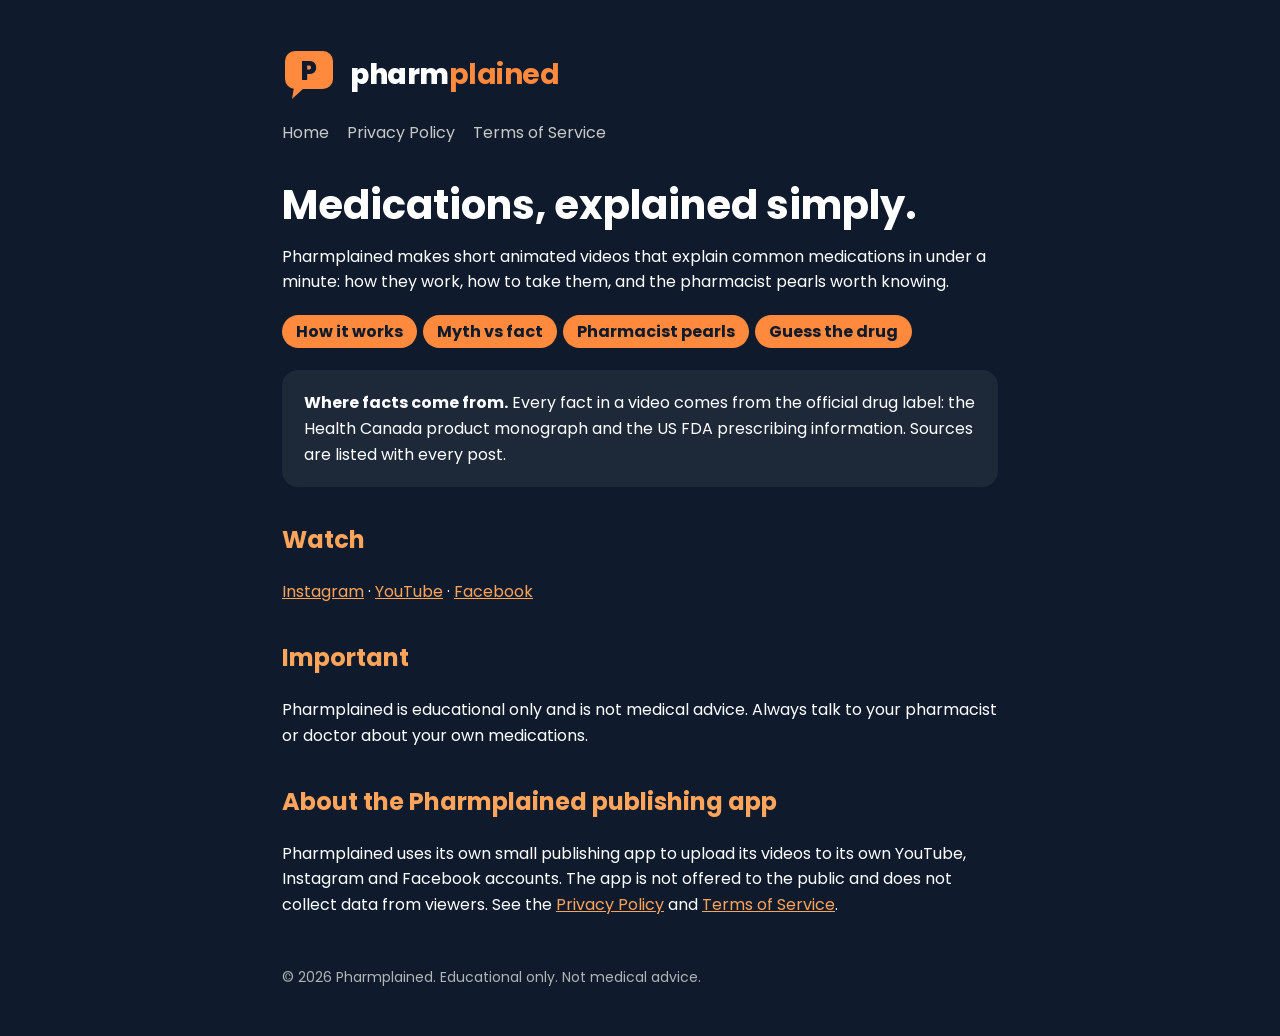
<file: index.html>
<!DOCTYPE html><html lang="en"><head><meta charset="utf-8"><meta name="viewport" content="width=device-width,initial-scale=1">
<title>Pharmplained | Medications, explained simply</title><link href="https://fonts.googleapis.com/css2?family=Poppins:wght@400;700;800&display=swap" rel="stylesheet"><link rel="stylesheet" href="style.css"></head>
<body><div class="wrap"><header><svg width="54" height="54" viewBox="0 0 54 54" aria-label="Pharmplained logo"><rect x="3" y="3" width="48" height="38" rx="10" fill="#FF8A3D"/><path d="M12 39 L10 51 L22 40 Z" fill="#FF8A3D"/><text x="27" y="32" text-anchor="middle" font-family="Poppins,Arial" font-weight="800" font-size="26" fill="#0F1B2D">P</text></svg><div class="mark">pharm<b>plained</b></div></header>
<nav><a href="index.html">Home</a><a href="privacy.html">Privacy Policy</a><a href="terms.html">Terms of Service</a></nav><h1>Medications, explained simply.</h1>
<p>Pharmplained makes short animated videos that explain common medications in under a minute: how they work, how to take them, and the pharmacist pearls worth knowing.</p>
<div><span class="tag">How it works</span><span class="tag">Myth vs fact</span><span class="tag">Pharmacist pearls</span><span class="tag">Guess the drug</span></div>
<div class="card"><b>Where facts come from.</b> Every fact in a video comes from the official drug label: the Health Canada product monograph and the US FDA prescribing information. Sources are listed with every post.</div>
<h2>Watch</h2><p><a href="https://www.instagram.com/pharmplained/">Instagram</a> · <a href="https://www.youtube.com/@pharmplained">YouTube</a> · <a href="https://www.facebook.com/pharmplained">Facebook</a></p>
<h2>Important</h2><p>Pharmplained is educational only and is not medical advice. Always talk to your pharmacist or doctor about your own medications.</p>
<h2>About the Pharmplained publishing app</h2><p>Pharmplained uses its own small publishing app to upload its videos to its own YouTube, Instagram and Facebook accounts. The app is not offered to the public and does not collect data from viewers. See the <a href="privacy.html">Privacy Policy</a> and <a href="terms.html">Terms of Service</a>.</p><footer>© 2026 Pharmplained. Educational only. Not medical advice.</footer></div></body></html>
</file>
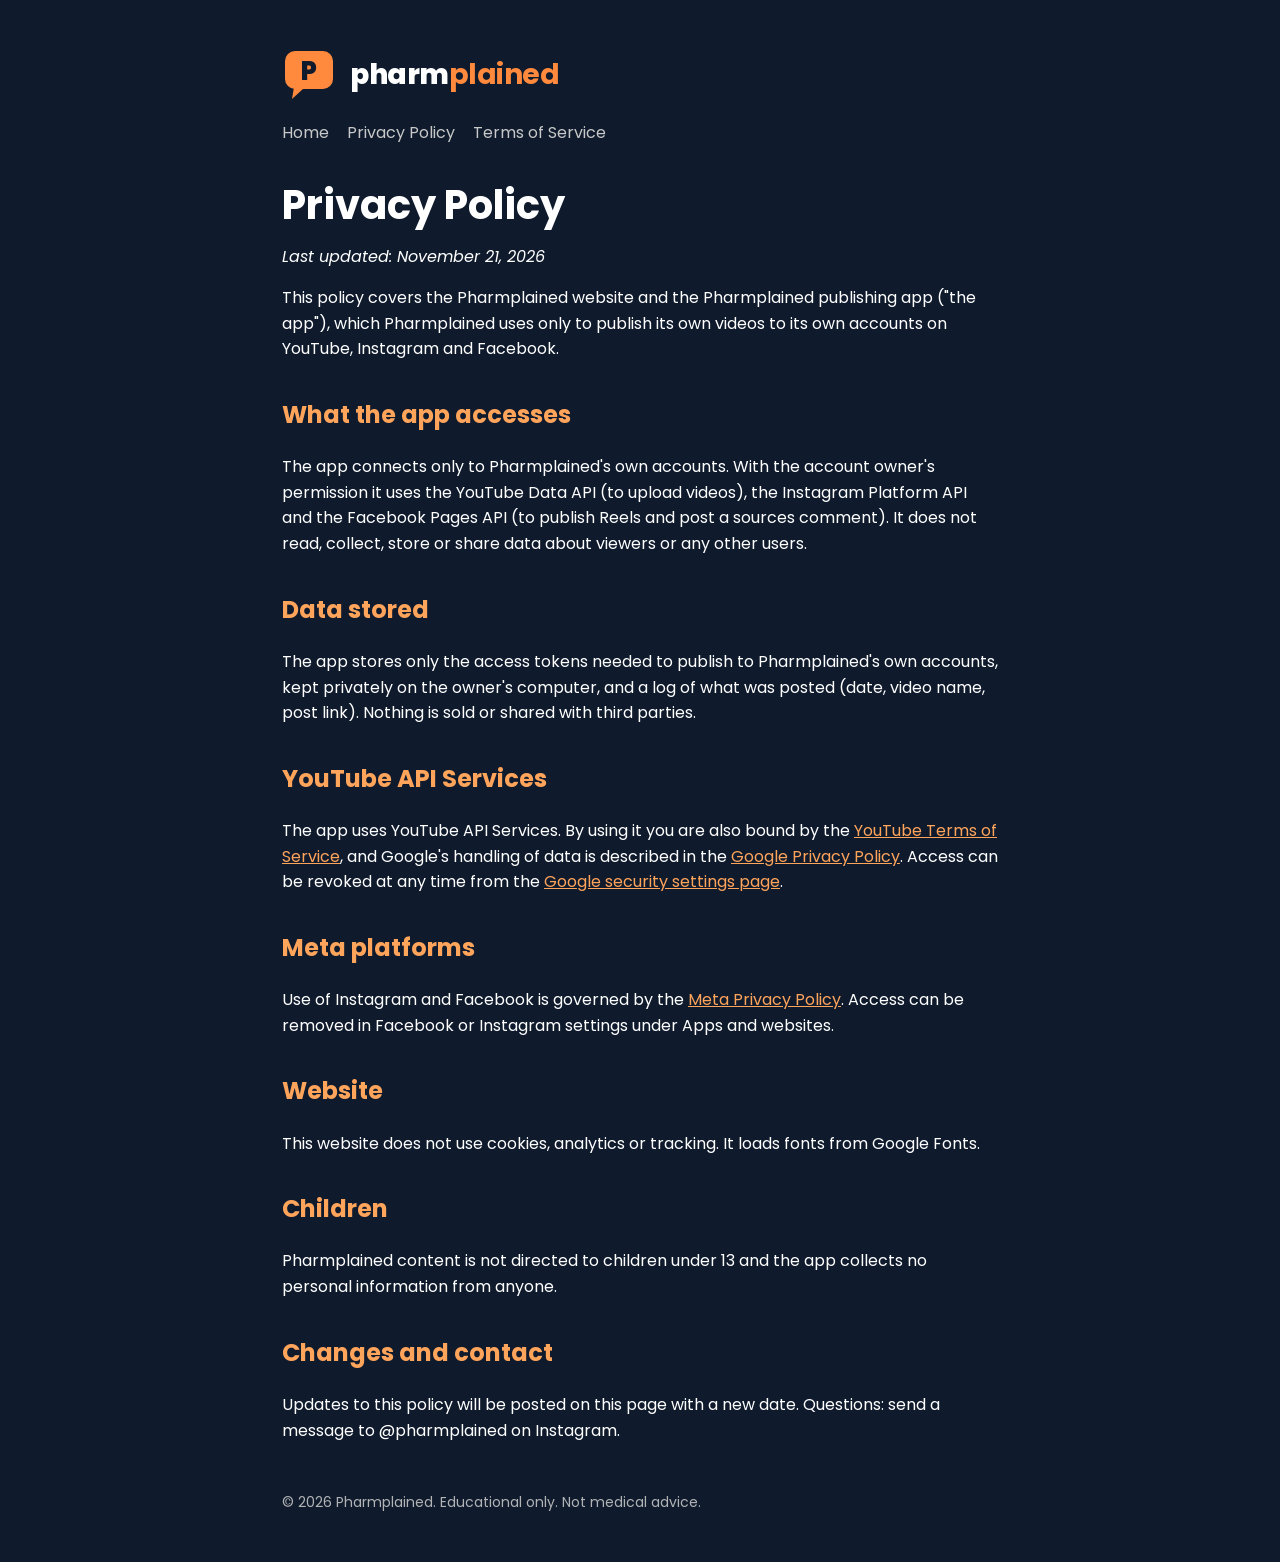
<file: privacy.html>
<!DOCTYPE html><html lang="en"><head><meta charset="utf-8"><meta name="viewport" content="width=device-width,initial-scale=1">
<title>Privacy Policy | Pharmplained</title><link href="https://fonts.googleapis.com/css2?family=Poppins:wght@400;700;800&display=swap" rel="stylesheet"><link rel="stylesheet" href="style.css"></head>
<body><div class="wrap"><header><svg width="54" height="54" viewBox="0 0 54 54" aria-label="Pharmplained logo"><rect x="3" y="3" width="48" height="38" rx="10" fill="#FF8A3D"/><path d="M12 39 L10 51 L22 40 Z" fill="#FF8A3D"/><text x="27" y="32" text-anchor="middle" font-family="Poppins,Arial" font-weight="800" font-size="26" fill="#0F1B2D">P</text></svg><div class="mark">pharm<b>plained</b></div></header>
<nav><a href="index.html">Home</a><a href="privacy.html">Privacy Policy</a><a href="terms.html">Terms of Service</a></nav><h1>Privacy Policy</h1><p><i>Last updated: November 21, 2026</i></p>
<p>This policy covers the Pharmplained website and the Pharmplained publishing app ("the app"), which Pharmplained uses only to publish its own videos to its own accounts on YouTube, Instagram and Facebook.</p>
<h2>What the app accesses</h2><p>The app connects only to Pharmplained's own accounts. With the account owner's permission it uses the YouTube Data API (to upload videos), the Instagram Platform API and the Facebook Pages API (to publish Reels and post a sources comment). It does not read, collect, store or share data about viewers or any other users.</p>
<h2>Data stored</h2><p>The app stores only the access tokens needed to publish to Pharmplained's own accounts, kept privately on the owner's computer, and a log of what was posted (date, video name, post link). Nothing is sold or shared with third parties.</p>
<h2>YouTube API Services</h2><p>The app uses YouTube API Services. By using it you are also bound by the <a href="https://www.youtube.com/t/terms">YouTube Terms of Service</a>, and Google's handling of data is described in the <a href="https://policies.google.com/privacy">Google Privacy Policy</a>. Access can be revoked at any time from the <a href="https://security.google.com/settings/security/permissions">Google security settings page</a>.</p>
<h2>Meta platforms</h2><p>Use of Instagram and Facebook is governed by the <a href="https://www.facebook.com/privacy/policy/">Meta Privacy Policy</a>. Access can be removed in Facebook or Instagram settings under Apps and websites.</p>
<h2>Website</h2><p>This website does not use cookies, analytics or tracking. It loads fonts from Google Fonts.</p>
<h2>Children</h2><p>Pharmplained content is not directed to children under 13 and the app collects no personal information from anyone.</p>
<h2>Changes and contact</h2><p>Updates to this policy will be posted on this page with a new date. Questions: send a message to @pharmplained on Instagram.</p><footer>© 2026 Pharmplained. Educational only. Not medical advice.</footer></div></body></html>
</file>
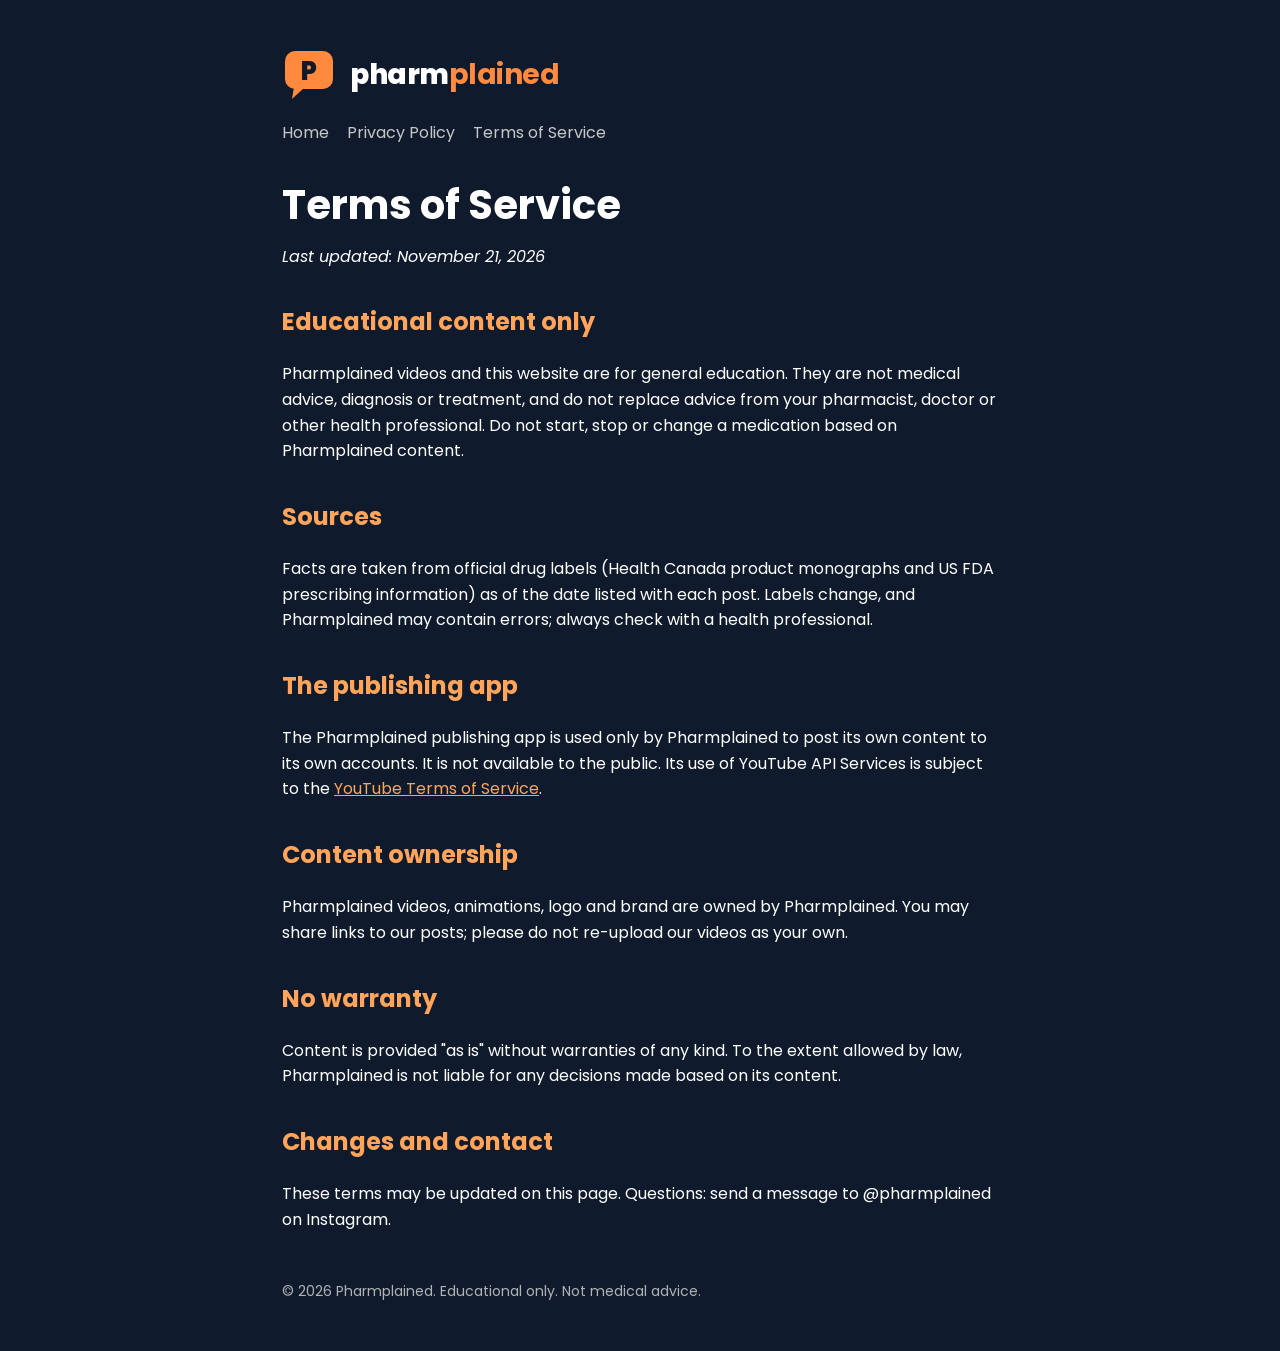
<file: terms.html>
<!DOCTYPE html><html lang="en"><head><meta charset="utf-8"><meta name="viewport" content="width=device-width,initial-scale=1">
<title>Terms of Service | Pharmplained</title><link href="https://fonts.googleapis.com/css2?family=Poppins:wght@400;700;800&display=swap" rel="stylesheet"><link rel="stylesheet" href="style.css"></head>
<body><div class="wrap"><header><svg width="54" height="54" viewBox="0 0 54 54" aria-label="Pharmplained logo"><rect x="3" y="3" width="48" height="38" rx="10" fill="#FF8A3D"/><path d="M12 39 L10 51 L22 40 Z" fill="#FF8A3D"/><text x="27" y="32" text-anchor="middle" font-family="Poppins,Arial" font-weight="800" font-size="26" fill="#0F1B2D">P</text></svg><div class="mark">pharm<b>plained</b></div></header>
<nav><a href="index.html">Home</a><a href="privacy.html">Privacy Policy</a><a href="terms.html">Terms of Service</a></nav><h1>Terms of Service</h1><p><i>Last updated: November 21, 2026</i></p>
<h2>Educational content only</h2><p>Pharmplained videos and this website are for general education. They are not medical advice, diagnosis or treatment, and do not replace advice from your pharmacist, doctor or other health professional. Do not start, stop or change a medication based on Pharmplained content.</p>
<h2>Sources</h2><p>Facts are taken from official drug labels (Health Canada product monographs and US FDA prescribing information) as of the date listed with each post. Labels change, and Pharmplained may contain errors; always check with a health professional.</p>
<h2>The publishing app</h2><p>The Pharmplained publishing app is used only by Pharmplained to post its own content to its own accounts. It is not available to the public. Its use of YouTube API Services is subject to the <a href="https://www.youtube.com/t/terms">YouTube Terms of Service</a>.</p>
<h2>Content ownership</h2><p>Pharmplained videos, animations, logo and brand are owned by Pharmplained. You may share links to our posts; please do not re-upload our videos as your own.</p>
<h2>No warranty</h2><p>Content is provided "as is" without warranties of any kind. To the extent allowed by law, Pharmplained is not liable for any decisions made based on its content.</p>
<h2>Changes and contact</h2><p>These terms may be updated on this page. Questions: send a message to @pharmplained on Instagram.</p><footer>© 2026 Pharmplained. Educational only. Not medical advice.</footer></div></body></html>
</file>
<file: style.css>
:root{--navy:#0F1B2D;--tang:#FF8A3D;--apricot:#FFA45B;--cream:#F6F4EE}
*{box-sizing:border-box}body{margin:0;font-family:Poppins,system-ui,sans-serif;background:var(--navy);color:#fff;line-height:1.6}
.wrap{max-width:760px;margin:0 auto;padding:48px 22px}
header{display:flex;align-items:center;gap:14px}header img{width:54px;height:54px;border-radius:12px}
.mark{font-weight:800;font-size:28px;letter-spacing:-.5px}.mark b{color:var(--tang)}
nav{margin:18px 0 36px;display:flex;gap:18px;flex-wrap:wrap}nav a{color:var(--cream);text-decoration:none;opacity:.8}nav a:hover{opacity:1}
h1{font-size:40px;line-height:1.15;margin:0 0 12px}h2{color:var(--apricot);margin-top:34px}
a{color:var(--apricot)}.tag{display:inline-block;background:var(--tang);color:var(--navy);font-weight:700;border-radius:999px;padding:4px 14px;margin:4px 6px 4px 0}
.card{background:rgba(255,255,255,.06);border-radius:16px;padding:20px 22px;margin:18px 0}
footer{margin-top:48px;font-size:14px;color:var(--cream);opacity:.7}
</file>
